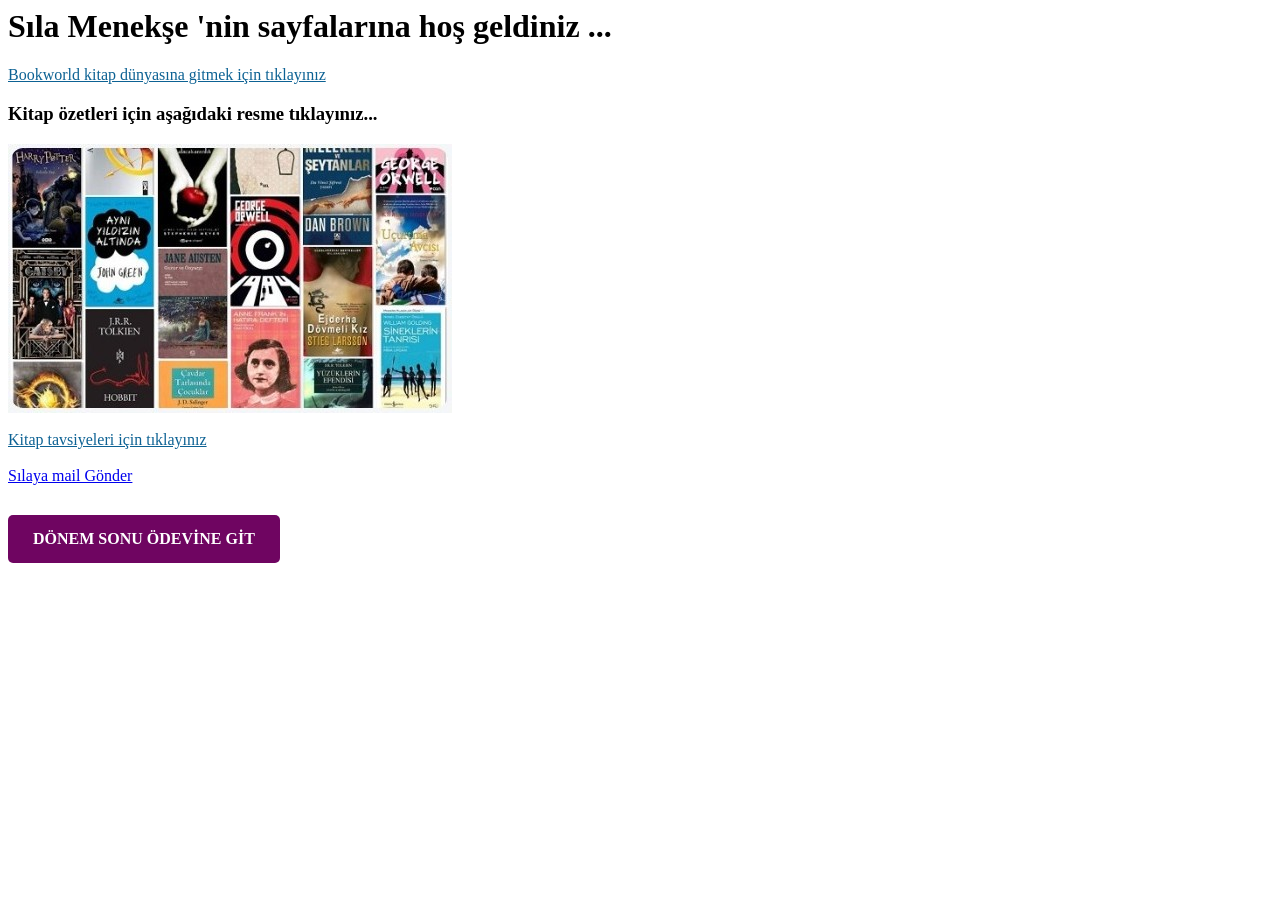
<file: index.html>
<html> 
<head>
    <meta charset="UTF-8">
    <title>Sıla Menekşe </title>
</head>
<body>
    
    
    <h1>
        Sıla Menekşe 'nin sayfalarına hoş geldiniz ...
    </h1> 
    
    <a href="https://silamenekse11-stack.github.io/bookworld/index.html#" target="_blank" style="color: hwb(202 5% 42%);" > Bookworld kitap dünyasına gitmek için tıklayınız </a>

    <h3> Kitap özetleri için aşağıdaki resme tıklayınız...</h3>

    <img src="resimler/kitap.jpg" usemap="#bolge" >

    <map name="bolge">
        <area shape="rect" coords="221,52,291,163" alt="Tavsiye sayfası" title="TAVSİYE SAYFASINA GİDİYOR" href="tavisye_kitaplar/tavsiye_oneri.html">
        <area shape="default" href="kitap_ozeti.html">
    </map>

    <br><br>

    <a href="tavisye_kitaplar/tavsiye_oneri.html" style="color: hwb(202 5% 42%);">Kitap tavsiyeleri için tıklayınız</a> <br><br>
    <a href="mailto:silamenekse11@gmail.com " > Sılaya mail Gönder</a> <br>
    <div style="margin-top: 30px;"> 
        <a href="web_tasarimi_odevi/index.html" 
           style="padding: 15px 25px; background-color: #6f0561; color: white; text-decoration: none; font-weight: bold; border-radius: 5px; display: inline-block;">
            DÖNEM SONU ÖDEVİNE GİT
        </a>
    </div>

</body>
</html>
</file>
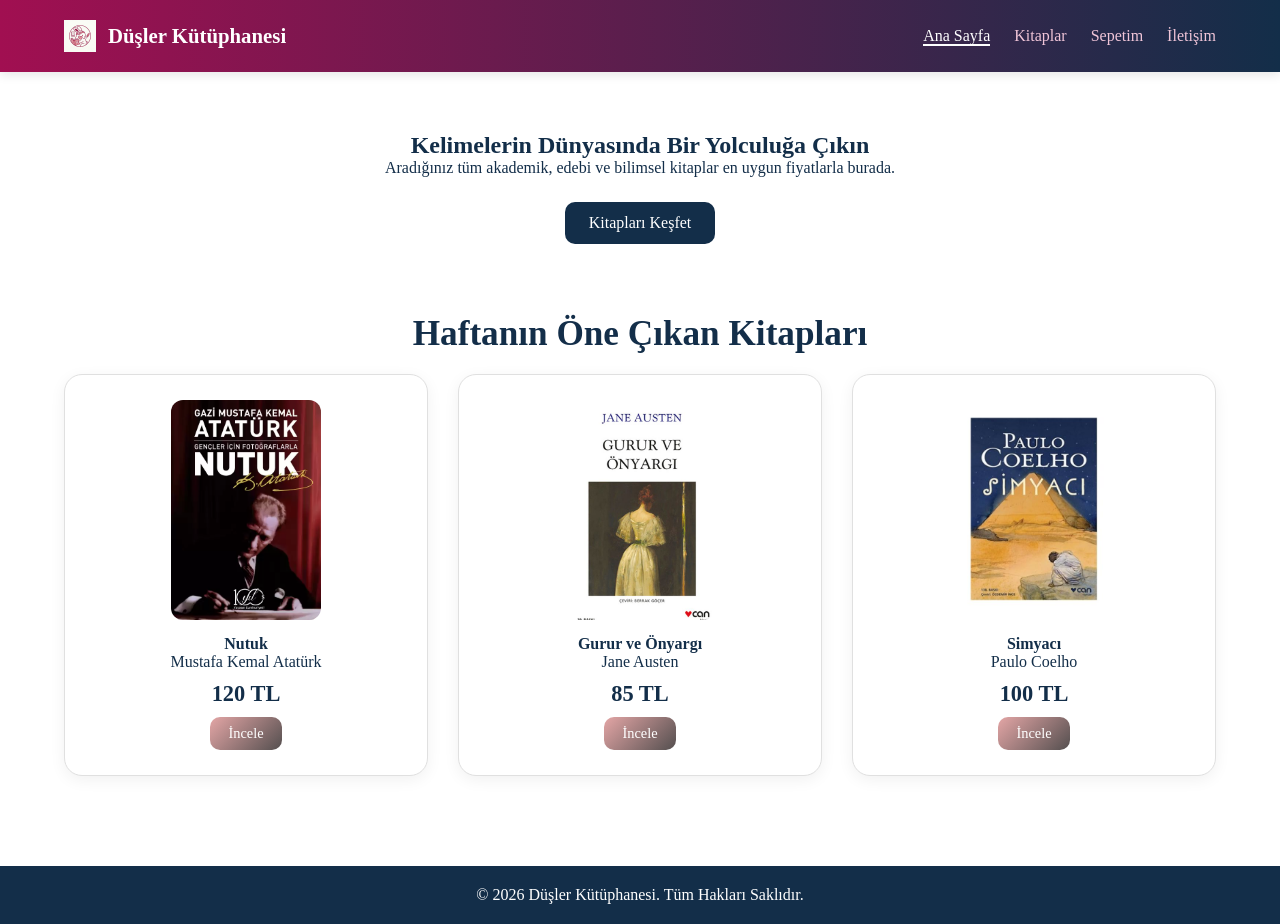
<file: web_tasarimi_odevi/index.html>
<!DOCTYPE html>
<html lang="tr">
<head>
    <meta charset="UTF-8">
    <meta name="viewport" content="width=device-width, initial-scale=1.0">
    <title>Düşler Kütüphanesi</title>
    <link rel="icon" type="image/x-icon" href="img/favicon.ico">
    <link rel="stylesheet" href="styles/style.css">
</head>
<body>
    
    <header>
        <div class="logo">
            <img src="img/favicon.ico" alt="Logo İkonu" class="logo-img">
            <span class="logo-text">Düşler Kütüphanesi</span>
        </div>
        <nav>
            <a href="index.html" class="active">Ana Sayfa</a>
            <a href="pages/urunler.html">Kitaplar</a>
            <a href="pages/sepet.html">Sepetim</a>
            <a href="pages/iletisim.html">İletişim</a>
        </nav>
    </header>

    <main>
        <section class="karsilama">
            <h1>Kelimelerin Dünyasında Bir Yolculuğa Çıkın</h1>
            <p>Aradığınız tüm akademik, edebi ve bilimsel kitaplar en uygun fiyatlarla burada.</p>
            <a href="pages/urunler.html" class="btn">Kitapları Keşfet</a>
        </section>

        <section class="onecikanlar">
            <h3>Haftanın Öne Çıkan Kitapları</h3>
            
            <div class="kitap-kutusu">
                
                <div class="kart">
                    <img src="img/nutuk.jpg" alt="Kitap Kapağı">
                    <h4>Nutuk</h4>
                    <p class="yazar">Mustafa Kemal Atatürk</p>
                    <span class="fiyat">120 TL</span>
                    <a href="pages/detay.html#nutuk" class="btn-sm">İncele</a>
                </div>
                
                <div class="kart">
                    <img src="img/önyargi.jpg" alt="Kitap Kapağı">
                    <h4>Gurur ve Önyargı</h4>
                    <p class="yazar">Jane Austen</p>
                    <span class="fiyat">85 TL</span>
                    <a href="pages/detay.html#gurur" class="btn-sm">İncele</a>
                </div>
                
                <div class="kart">
                    <img src="img/simyaci.jpg" alt="Kitap Kapağı">
                    <h4>Simyacı</h4>
                    <p class="yazar">Paulo Coelho</p>
                    <span class="fiyat">100 TL</span>
                    <a href="pages/detay.html#simyaci" class="btn-sm">İncele</a>
                </div>

            </div>
        </section>
        
    </main>

    <footer>
        <p>&copy; 2026 Düşler Kütüphanesi. Tüm Hakları Saklıdır.</p>
    </footer>

</body>
</html>
</file>
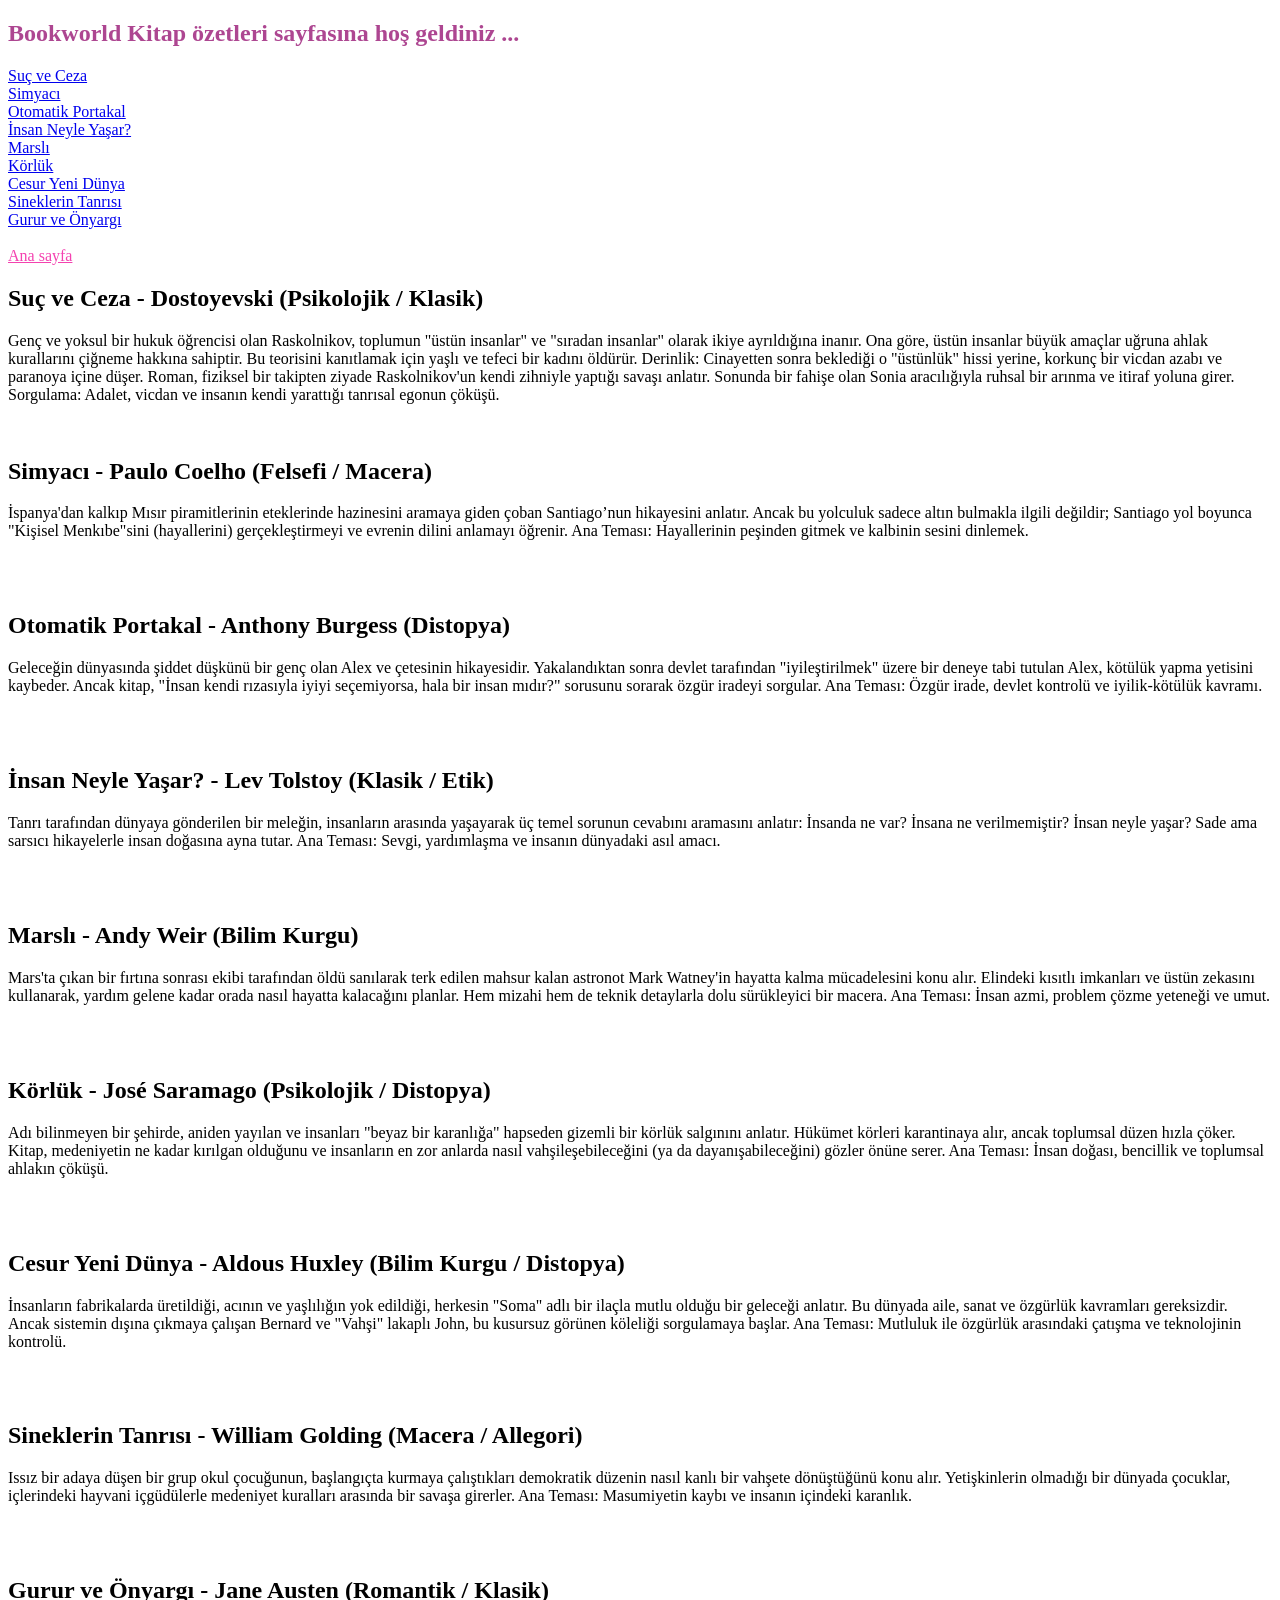
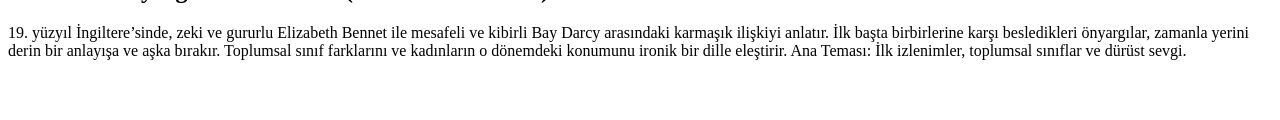
<file: kitap_ozeti.html>
<!DOCTYPE html>
<html lang="en">
<head>
    <meta charset="UTF-8">
    <meta name="viewport" content="width=device-width, initial-scale=1.0">
    <title> Kitap özetleri</title>
</head>
<body>
     <h2 style="color: rgba(158, 35, 125, 0.845);" > Bookworld Kitap özetleri sayfasına hoş geldiniz ...</h2>
<a href="#b9">Suç ve Ceza</a><br>
<a href="#b1" > Simyacı </a> <br>
<a href="#b2" > Otomatik Portakal  </a> <br>
<a href="#b3" > İnsan Neyle Yaşar? </a><br>
<a href="#b4"> Marslı </a><br>
<a href="#b5"> Körlük</a><br>
<a href="#b6"> Cesur Yeni Dünya</a><br>
<a href="#b7"> Sineklerin Tanrısı</a><br>
<a href="#b8"> Gurur ve Önyargı</a><br> <br>

<a href="index.html" target="_blank"  style="color: rgba(242, 36, 163, 0.864);"> Ana sayfa</a>





<h2 id="b9">Suç ve Ceza - Dostoyevski (Psikolojik / Klasik)</h2>
<p> Genç ve yoksul bir hukuk öğrencisi olan Raskolnikov, toplumun "üstün insanlar" ve "sıradan insanlar" olarak ikiye ayrıldığına inanır. Ona göre, üstün insanlar büyük amaçlar uğruna ahlak kurallarını çiğneme hakkına sahiptir. Bu teorisini kanıtlamak için yaşlı ve tefeci bir kadını öldürür.

Derinlik: Cinayetten sonra beklediği o "üstünlük" hissi yerine, korkunç bir vicdan azabı ve paranoya içine düşer. Roman, fiziksel bir takipten ziyade Raskolnikov'un kendi zihniyle yaptığı savaşı anlatır. Sonunda bir fahişe olan Sonia aracılığıyla ruhsal bir arınma ve itiraf yoluna girer.

Sorgulama: Adalet, vicdan ve insanın kendi yarattığı tanrısal egonun çöküşü. </p> <br>

<h2 id="b1" > Simyacı - Paulo Coelho (Felsefi / Macera) </h2>
<p> İspanya'dan kalkıp Mısır piramitlerinin eteklerinde hazinesini aramaya giden çoban Santiago’nun hikayesini anlatır.
    Ancak bu yolculuk sadece altın bulmakla ilgili değildir; Santiago yol boyunca "Kişisel Menkıbe"sini (hayallerini) gerçekleştirmeyi ve evrenin dilini anlamayı öğrenir.
    Ana Teması: Hayallerinin peşinden gitmek ve kalbinin sesini dinlemek.</p> <br>
<br>

<h2 id="b2"> Otomatik Portakal - Anthony Burgess (Distopya) </h2>
<p> Geleceğin dünyasında şiddet düşkünü bir genç olan Alex ve çetesinin hikayesidir. Yakalandıktan sonra devlet tarafından "iyileştirilmek" üzere bir deneye tabi tutulan Alex, kötülük yapma yetisini kaybeder. Ancak kitap, "İnsan kendi rızasıyla iyiyi seçemiyorsa, hala bir insan mıdır?" sorusunu sorarak özgür iradeyi sorgular.

Ana Teması: Özgür irade, devlet kontrolü ve iyilik-kötülük kavramı.</p> <br>
<br>

<h2 id="b3 "> İnsan Neyle Yaşar? - Lev Tolstoy (Klasik / Etik) </h2>
<p> Tanrı tarafından dünyaya gönderilen bir meleğin, insanların arasında yaşayarak üç temel sorunun cevabını aramasını anlatır: İnsanda ne var? İnsana ne verilmemiştir? İnsan neyle yaşar? Sade ama sarsıcı hikayelerle insan doğasına ayna tutar.

Ana Teması: Sevgi, yardımlaşma ve insanın dünyadaki asıl amacı.</p> <br>
<br>

<h2 id="b4">Marslı - Andy Weir (Bilim Kurgu) </h2>
<p> Mars'ta çıkan bir fırtına sonrası ekibi tarafından öldü sanılarak terk edilen mahsur kalan astronot Mark Watney'in hayatta kalma mücadelesini konu alır. Elindeki kısıtlı imkanları ve üstün zekasını kullanarak, yardım gelene kadar orada nasıl hayatta kalacağını planlar. Hem mizahi hem de teknik detaylarla dolu sürükleyici bir macera.

Ana Teması: İnsan azmi, problem çözme yeteneği ve umut.</p> <br> <br>

<h2 id="b5">Körlük - José Saramago (Psikolojik / Distopya)</h2>
<p> Adı bilinmeyen bir şehirde, aniden yayılan ve insanları "beyaz bir karanlığa" hapseden gizemli bir körlük salgınını anlatır. Hükümet körleri karantinaya alır, ancak toplumsal düzen hızla çöker. Kitap, medeniyetin ne kadar kırılgan olduğunu ve insanların en zor anlarda nasıl vahşileşebileceğini (ya da dayanışabileceğini) gözler önüne serer.

Ana Teması: İnsan doğası, bencillik ve toplumsal ahlakın çöküşü. </p> <br> <br>

<h2 id="b6">Cesur Yeni Dünya - Aldous Huxley (Bilim Kurgu / Distopya)</h2>
<p>İnsanların fabrikalarda üretildiği, acının ve yaşlılığın yok edildiği, herkesin "Soma" adlı bir ilaçla mutlu olduğu bir geleceği anlatır. Bu dünyada aile, sanat ve özgürlük kavramları gereksizdir. Ancak sistemin dışına çıkmaya çalışan Bernard ve "Vahşi" lakaplı John, bu kusursuz görünen köleliği sorgulamaya başlar.

Ana Teması: Mutluluk ile özgürlük arasındaki çatışma ve teknolojinin kontrolü.</p> <br> <br>
<h2 id="b7">Sineklerin Tanrısı - William Golding (Macera / Allegori)</h2>
<p> Issız bir adaya düşen bir grup okul çocuğunun, başlangıçta kurmaya çalıştıkları demokratik düzenin nasıl kanlı bir vahşete dönüştüğünü konu alır. Yetişkinlerin olmadığı bir dünyada çocuklar, içlerindeki hayvani içgüdülerle medeniyet kuralları arasında bir savaşa girerler.

Ana Teması: Masumiyetin kaybı ve insanın içindeki karanlık.</p> <br><br>
<h2 id="b8">Gurur ve Önyargı - Jane Austen (Romantik / Klasik)</h2>
<p>19. yüzyıl İngiltere’sinde, zeki ve gururlu Elizabeth Bennet ile mesafeli ve kibirli Bay Darcy arasındaki karmaşık ilişkiyi anlatır. İlk başta birbirlerine karşı besledikleri önyargılar, zamanla yerini derin bir anlayışa ve aşka bırakır. Toplumsal sınıf farklarını ve kadınların o dönemdeki konumunu ironik bir dille eleştirir.

Ana Teması: İlk izlenimler, toplumsal sınıflar ve dürüst sevgi.</p> <br> <br>






    






</body>
</html>
</file>
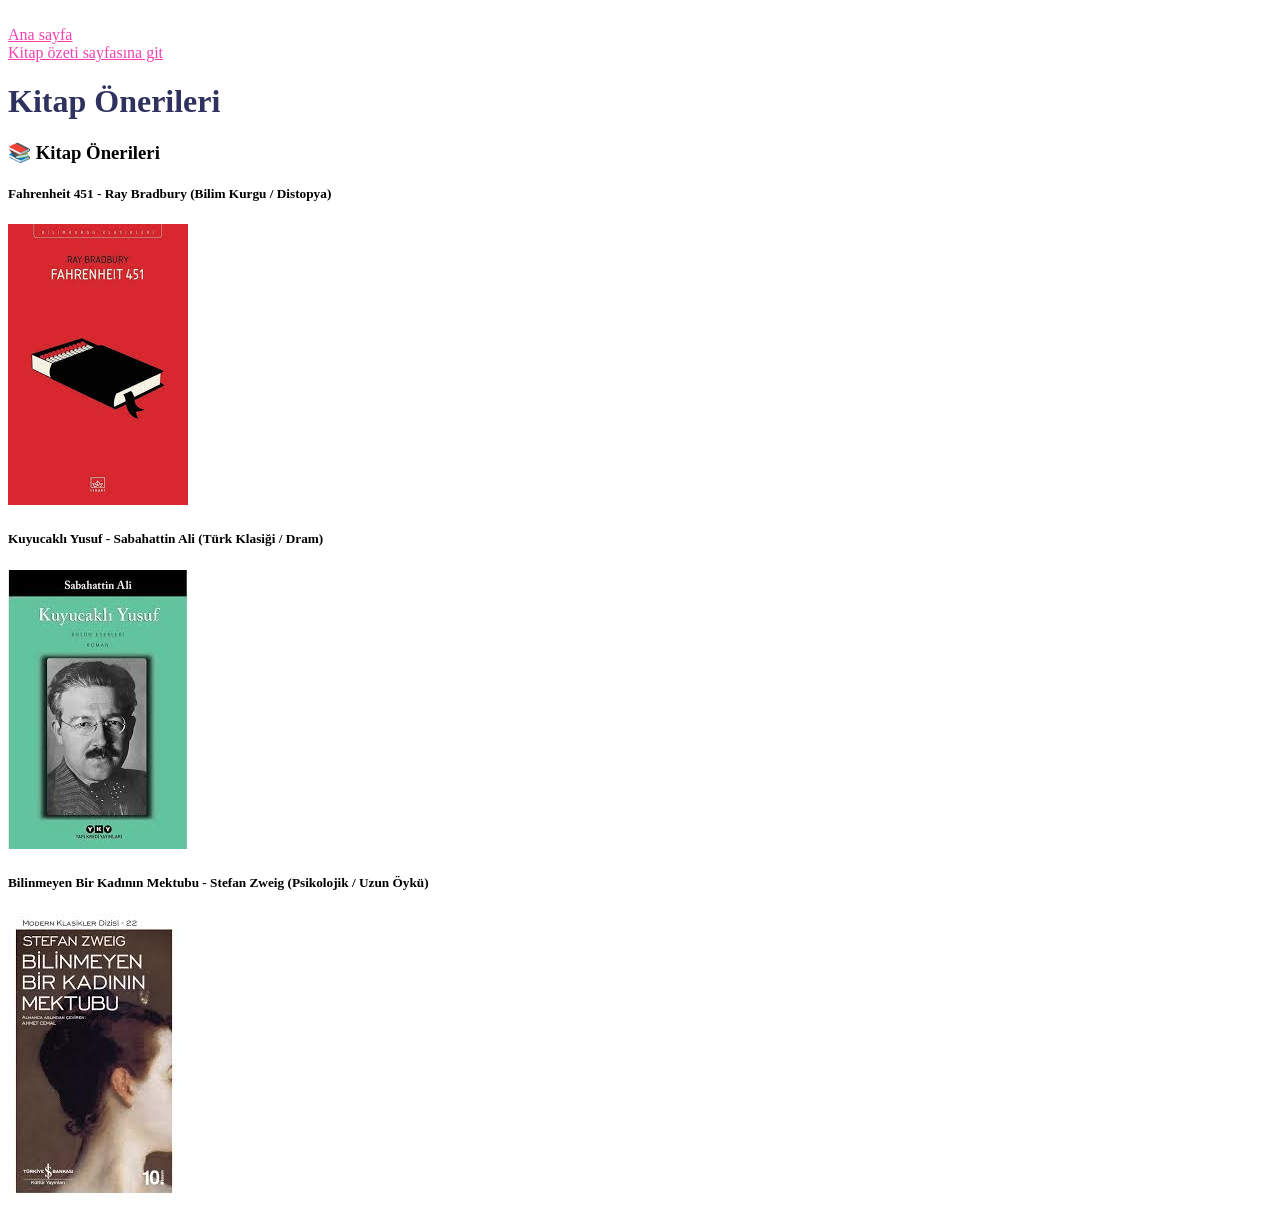
<file: tavisye_kitaplar/tavsiye_oneri.html>
<!DOCTYPE html>
<html lang="en">
<head>
    <meta charset="UTF-8">
    <meta name="viewport" content="width=device-width, initial-scale=1.0">
    <title> Kitap Önerisi</title>
</head>
<br>
<a href="../index.html" target="_blank" style="color: rgba(242, 36, 163, 0.864);"> Ana sayfa</a> <br>
<a href="../kitap_ozeti.html" target="_blank" style="color: rgba(242, 36, 163, 0.864);"> Kitap özeti sayfasına git </a>

<h1 style="color: hsla(237, 85%, 13%, 0.83);">Kitap  Önerileri  </h1>
<h3>📚 Kitap Önerileri</h3>
<h5>Fahrenheit 451 - Ray Bradbury (Bilim Kurgu / Distopya)</h5>
<img src="../resimler/fahrenheit.jpg" >

<h5>Kuyucaklı Yusuf - Sabahattin Ali (Türk Klasiği / Dram)</h5>
<img src="../resimler/kuyucaklı.jpg">

<h5>Bilinmeyen Bir Kadının Mektubu - Stefan Zweig (Psikolojik / Uzun Öykü)</h5>
<img src="../resimler/stefan.jpg" >





<body>
    
</body>
</html>
</file>
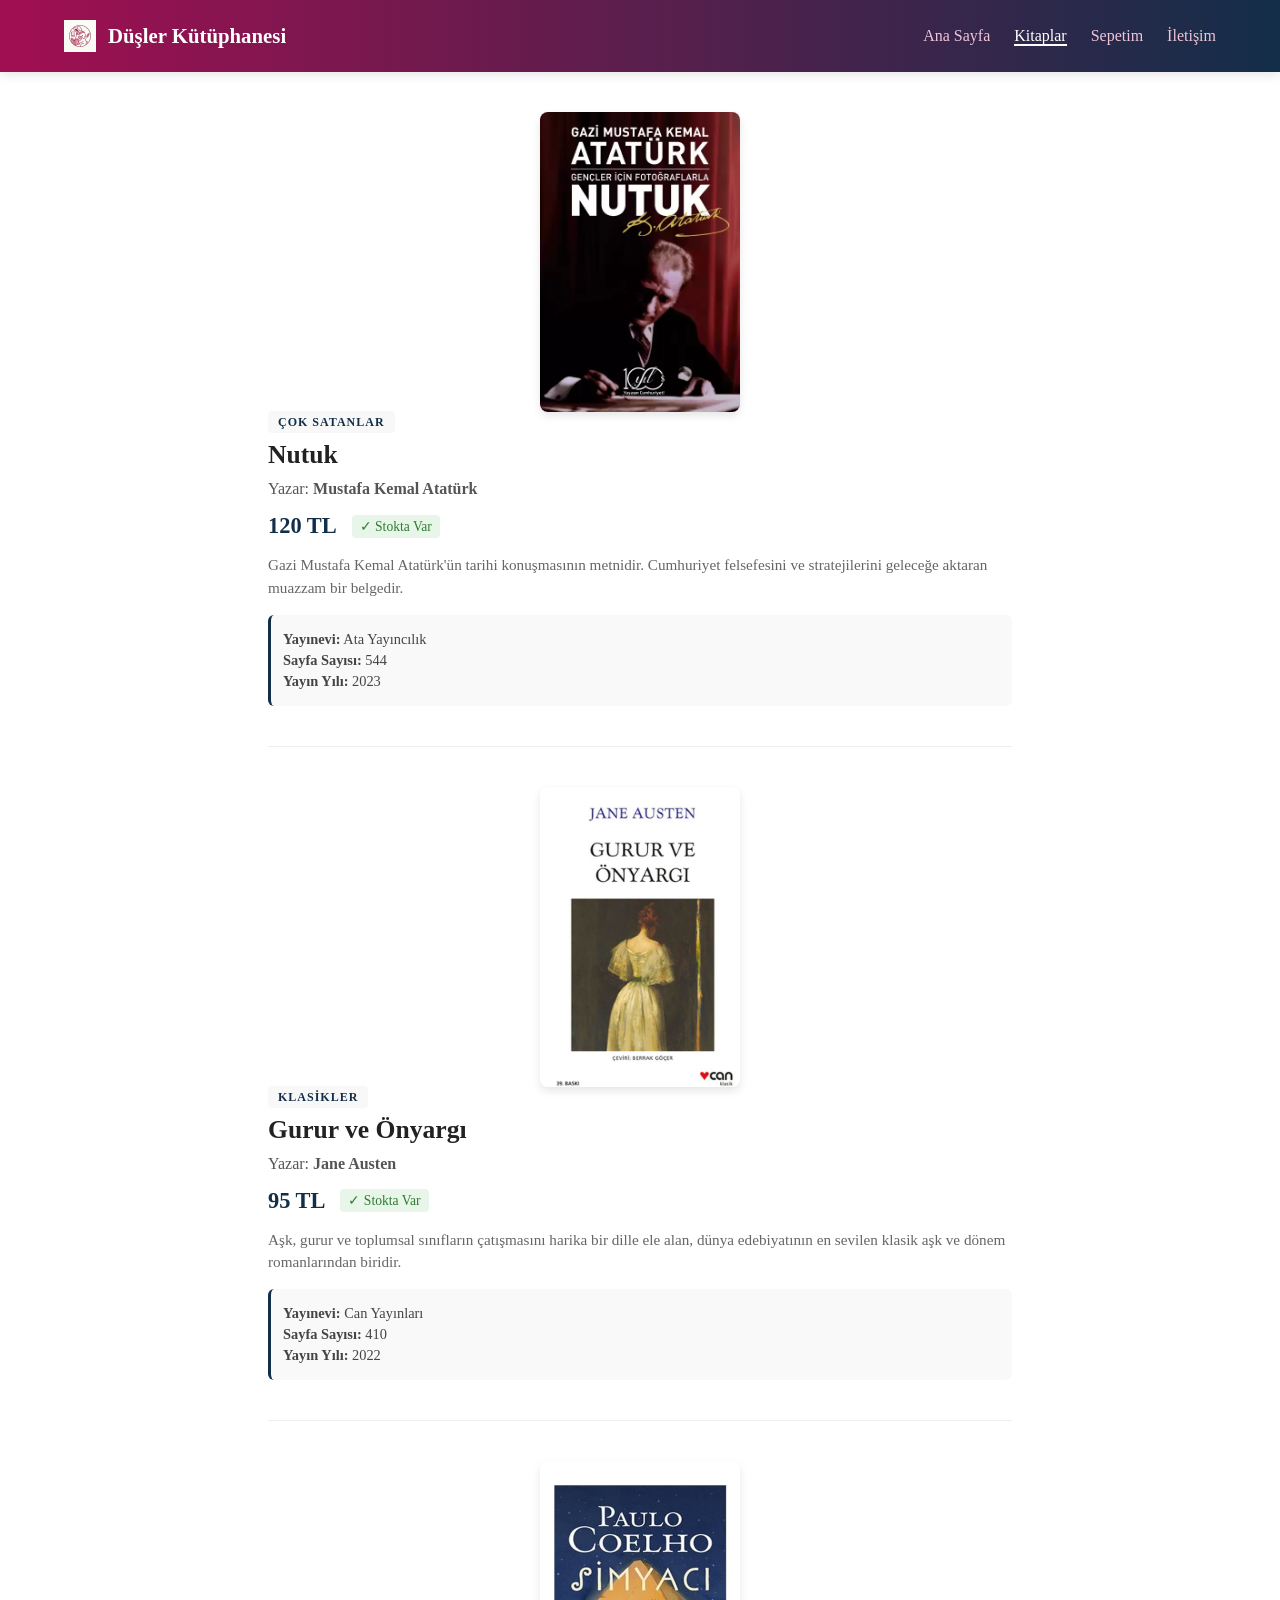
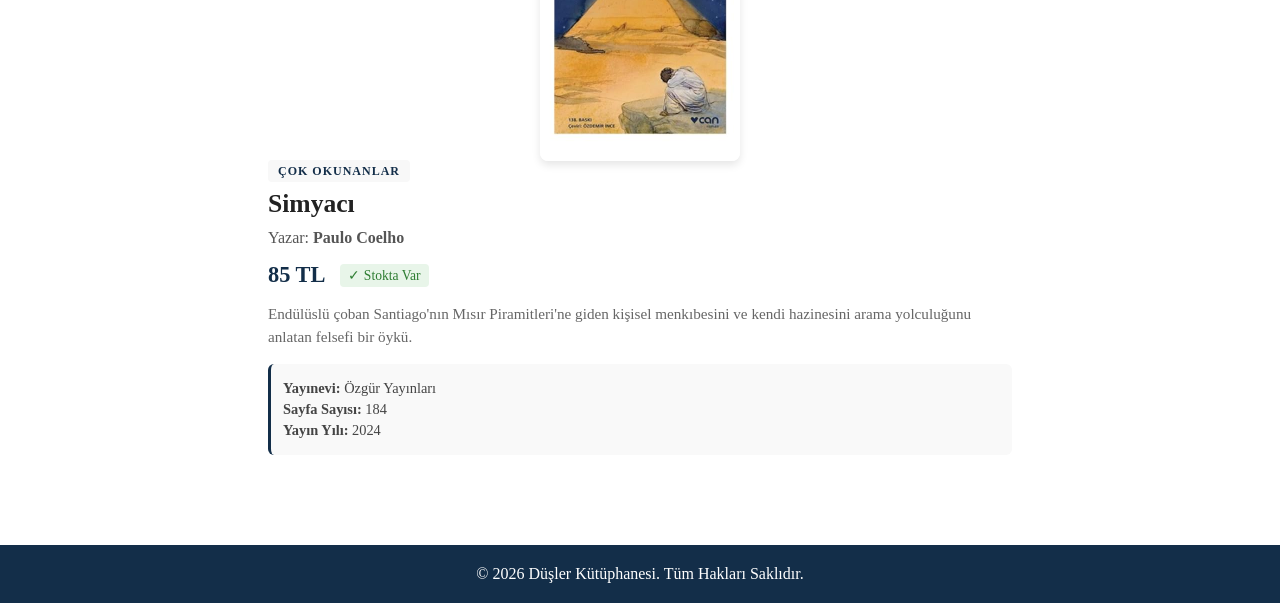
<file: web_tasarimi_odevi/pages/detay.html>
<!DOCTYPE html>
<html lang="tr">
<head>
    <meta charset="UTF-8">
    <meta name="viewport" content="width=device-width, initial-scale=1.0">
    <title>Kitap Detayları | Düşler Kütüphanesi</title>
    <link rel="icon" type="image/png" href="../img/favicon.ico">
    <link rel="stylesheet" href="../styles/style.css">
</head>
<body>

    <header>
        <div class="logo">
            <img src="../img/favicon.ico" alt="Logo" class="logo-img">
            <span class="logo-text">Düşler Kütüphanesi</span>
        </div>
        <nav>
            <a href="../index.html">Ana Sayfa</a>
            <a href="urunler.html" class="active"">Kitaplar</a>
            <a href="sepet.html">Sepetim</a>
            <a href="iletisim.html">İletişim</a>
        </nav>
    </header>

    <main>
        <div class="detay-kapsayici">
            
            <section class="kitap-blok" id="nutuk">
                <div class="kitap-ana-alan">
                    <div class="kitap-resim-alani">
                        <img src="../img/nutuk.jpg" alt="Nutuk">
                    </div>
                    <div class="kitap-bilgi-alani">
                        <span class="etiket">Çok Satanlar</span>
                        <h2>Nutuk</h2>
                        <p class="kitap-yazar">Yazar: <strong>Mustafa Kemal Atatürk</strong></p>
                        
                        <div class="fiyat-durum">
                            <span class="kitap-fiyat">120 TL</span>
                            <span class="stok-durum">✓ Stokta Var</span>
                        </div>

                        <p class="kisa-aciklama">
                            Gazi Mustafa Kemal Atatürk'ün tarihi konuşmasının metnidir. Cumhuriyet felsefesini ve stratejilerini geleceğe aktaran muazzam bir belgedir.
                        </p>

                        <div class="teknik-ozellikler">
                            <p><strong>Yayınevi:</strong> Ata Yayıncılık</p>
                            <p><strong>Sayfa Sayısı:</strong> 544</p>
                            <p><strong>Yayın Yılı:</strong> 2023</p>
                        </div>
                    </div>
                </div>
            </section>

            <hr class="detay-ayrac">

            <section class="kitap-blok" id="gurur">
                <div class="kitap-ana-alan">
                    <div class="kitap-resim-alani">
                        <img src="../img/önyargi.jpg" alt="Gurur ve Önyargı">
                    </div>
                    <div class="kitap-bilgi-alani">
                        <span class="etiket">Klasikler</span>
                        <h2>Gurur ve Önyargı</h2>
                        <p class="kitap-yazar">Yazar: <strong>Jane Austen</strong></p>
                        
                        <div class="fiyat-durum">
                            <span class="kitap-fiyat">95 TL</span>
                            <span class="stok-durum">✓ Stokta Var</span>
                        </div>

                        <p class="kisa-aciklama">
                            Aşk, gurur ve toplumsal sınıfların çatışmasını harika bir dille ele alan, dünya edebiyatının en sevilen klasik aşk ve dönem romanlarından biridir.
                        </p>

                        <div class="teknik-ozellikler">
                            <p><strong>Yayınevi:</strong> Can Yayınları</p>
                            <p><strong>Sayfa Sayısı:</strong> 410</p>
                            <p><strong>Yayın Yılı:</strong> 2022</p>
                        </div>
                    </div>
                </div>
            </section>

            <hr class="detay-ayrac">

            <section class="kitap-blok" id="simyaci">
                <div class="kitap-ana-alan">
                    <div class="kitap-resim-alani">
                        <img src="../img/simyaci.jpg" alt="Simyaci">
                    </div>
                    <div class="kitap-bilgi-alani">
                        <span class="etiket">Çok Okunanlar</span>
                        <h2>Simyacı</h2>
                        <p class="kitap-yazar">Yazar: <strong>Paulo Coelho</strong></p>
                        
                        <div class="fiyat-durum">
                            <span class="kitap-fiyat">85 TL</span>
                            <span class="stok-durum">✓ Stokta Var</span>
                        </div>

                        <p class="kisa-aciklama">
                            Endülüslü çoban Santiago'nın Mısır Piramitleri'ne giden kişisel menkıbesini ve kendi hazinesini arama yolculuğunu anlatan felsefi bir öykü.
                        </p>

                        <div class="teknik-ozellikler">
                            <p><strong>Yayınevi:</strong> Özgür Yayınları</p>
                            <p><strong>Sayfa Sayısı:</strong> 184</p>
                            <p><strong>Yayın Yılı:</strong> 2024</p>
                        </div>
                    </div>
                </div>
            </section>

        </div>
    </main>

    <footer>
        <p>&copy; 2026 Düşler Kütüphanesi. Tüm Hakları Saklıdır.</p>
    </footer>

</body>
</html>
</file>
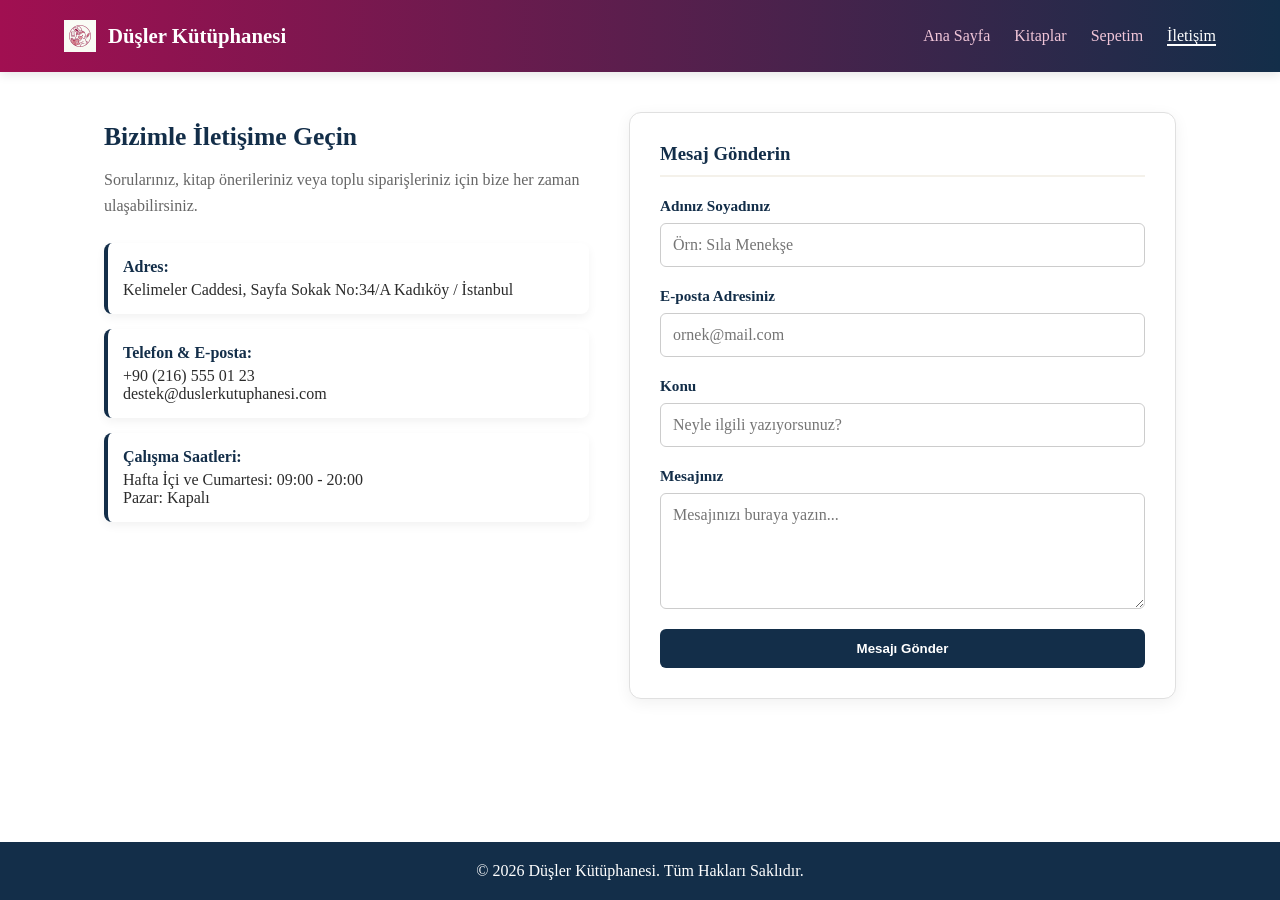
<file: web_tasarimi_odevi/pages/iletisim.html>
<!DOCTYPE html>
<html lang="tr">
<head>
    <meta charset="UTF-8">
    <meta name="viewport" content="width=device-width, initial-scale=1.0">
    <title>İletişim | Düşler Kütüphanesi</title>
    <link rel="icon" type="image/png" href="../img/favicon.ico">
    <link rel="stylesheet" href="../styles/style.css">
</head>
<body>

    <header>
        <div class="logo">
            <img src="../img/favicon.ico" alt="Logo" class="logo-img">
            <span class="logo-text">Düşler Kütüphanesi</span>
        </div>
        <nav>
            <a href="../index.html">Ana Sayfa</a>
            <a href="urunler.html">Kitaplar</a>
            <a href="sepet.html">Sepetim</a>
            <a href="iletisim.html" class="active">İletişim</a>
        </nav>
    </header>

    <main>
        <div class="iletisim-kapsayici">
            
            <section class="iletisim-bilgi">
                <h2>Bizimle İletişime Geçin</h2>
                <p class="iletisim-aciklama">Sorularınız, kitap önerileriniz veya toplu siparişleriniz için bize her zaman ulaşabilirsiniz.</p>
                
                <div class="bilgi-listesi">
                    <div class="bilgi-kart">
                        <strong>Adres:</strong>
                        <p>Kelimeler Caddesi, Sayfa Sokak No:34/A Kadıköy / İstanbul</p>
                    </div>
                    <div class="bilgi-kart">
                        <strong>Telefon & E-posta:</strong>
                        <p>+90 (216) 555 01 23</p>
                        <p>destek@duslerkutuphanesi.com</p>
                    </div>
                    <div class="bilgi-kart">
                        <strong>Çalışma Saatleri:</strong>
                        <p>Hafta İçi ve Cumartesi: 09:00 - 20:00</p>
                        <p>Pazar: Kapalı</p>
                    </div>
                </div>
            </section>

            <section class="iletisim-form-alani">
                <h3>Mesaj Gönderin</h3>
                
                <form class="iletisim-formu" id="mesajFormu">
                    
                    <div class="form-grup">
                        <label for="ad-soyad">Adınız Soyadınız</label>
                        <input type="text" id="ad-soyad" placeholder="Örn: Sıla Menekşe" required>
                    </div>
                    
                    <div class="form-grup">
                        <label for="eposta">E-posta Adresiniz</label>
                        <input type="email" id="eposta" placeholder="ornek@mail.com" required>
                    </div>

                    <div class="form-grup">
                        <label for="konu">Konu</label>
                        <input type="text" id="konu" placeholder="Neyle ilgili yazıyorsunuz?" required>
                    </div>
                    
                    <div class="form-grup">
                        <label for="mesaj">Mesajınız</label>
                        <textarea id="mesaj" rows="5" placeholder="Mesajınızı buraya yazın..." required></textarea>
                    </div>
                    
                    <button type="submit" class="btn-gonder" onclick="if(document.getElementById('mesajFormu').checkValidity()) { event.preventDefault(); alert('Mesajınız başarıyla gönderildi!'); document.getElementById('mesajFormu').reset(); }">Mesajı Gönder</button>
                </form>
            </section>

        </div>
    </main>

    <footer>
        <p>&copy; 2026 Düşler Kütüphanesi. Tüm Hakları Saklıdır.</p>
    </footer>

</body>
</html>
</file>
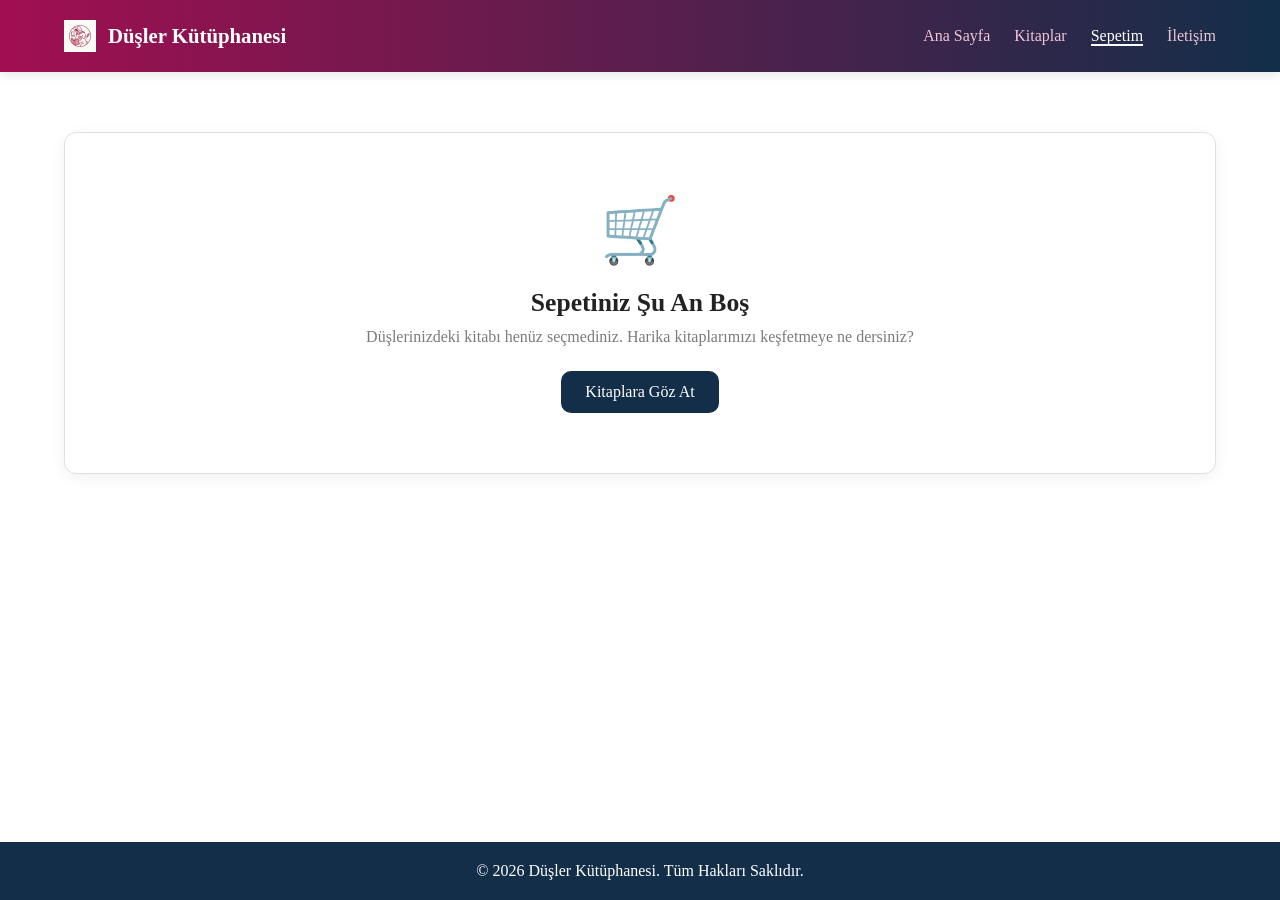
<file: web_tasarimi_odevi/pages/sepet.html>
<!DOCTYPE html>
<html lang="tr">
<head>
    <meta charset="UTF-8">
    <meta name="viewport" content="width=device-width, initial-scale=1.0">
    <title>Sepetim | Düşler Kütüphanesi</title>
    <link rel="icon" type="image/png" href="../img/favicon.ico">
    <link rel="stylesheet" href="../styles/style.css">
</head>
<body>

    <header>
        <div class="logo">
            <img src="../img/favicon.ico" alt="Logo" class="logo-img">
            <span class="logo-text">Düşler Kütüphanesi</span>
        </div>
        <nav>
            <a href="../index.html">Ana Sayfa</a>
            <a href="urunler.html">Kitaplar</a>
            <a href="sepet.html" class="active">Sepetim</a>
            <a href="iletisim.html">İletişim</a>
        </nav>
    </header>

    <main>
        <div class="sepet-kapsayici">
            
            <section class="sepet-urunleri">
                <h2>Sepetim</h2>

                </section>

            <aside class="sepet-ozet">
                <h3>Sipariş Özeti</h3>
                
                <div class="ozet-satir">
                    <span>Ürünün Toplamı</span>
                    <span id="urun-toplam-fiyat">0 TL</span>
                </div>
                <div class="ozet-satir">
                    <span>Kargo Ücreti</span>
                    <span>29.99 TL</span>
                </div>
                <div class="ozet-satir indirim">
                    <span>Kargo Bedava (Kampanya)</span>
                    <span>-29.99 TL</span>
                </div>
                
                <hr class="ozet-cizgi">
                
                <div class="ozet-satir genel-toplam">
                    <span>Genel Toplam</span>
                    <span id="genel-toplam-fiyat">0 TL</span>
                </div>
                
                <a href="#" class="btn btn-tamamla" onclick="alert('Siparişiniz başarıyla tamamlandı!'); localStorage.removeItem('sepetim'); window.location.reload();">Alışverişi Tamamla</a>
            </aside>

        </div>
    </main>

    <footer>
        <p>&copy; 2026 Düşler Kütüphanesi. Tüm Hakları Saklıdır.</p>
    </footer>

    <script src="../scripts/myscript.js"></script>
</body>
</html>
</file>
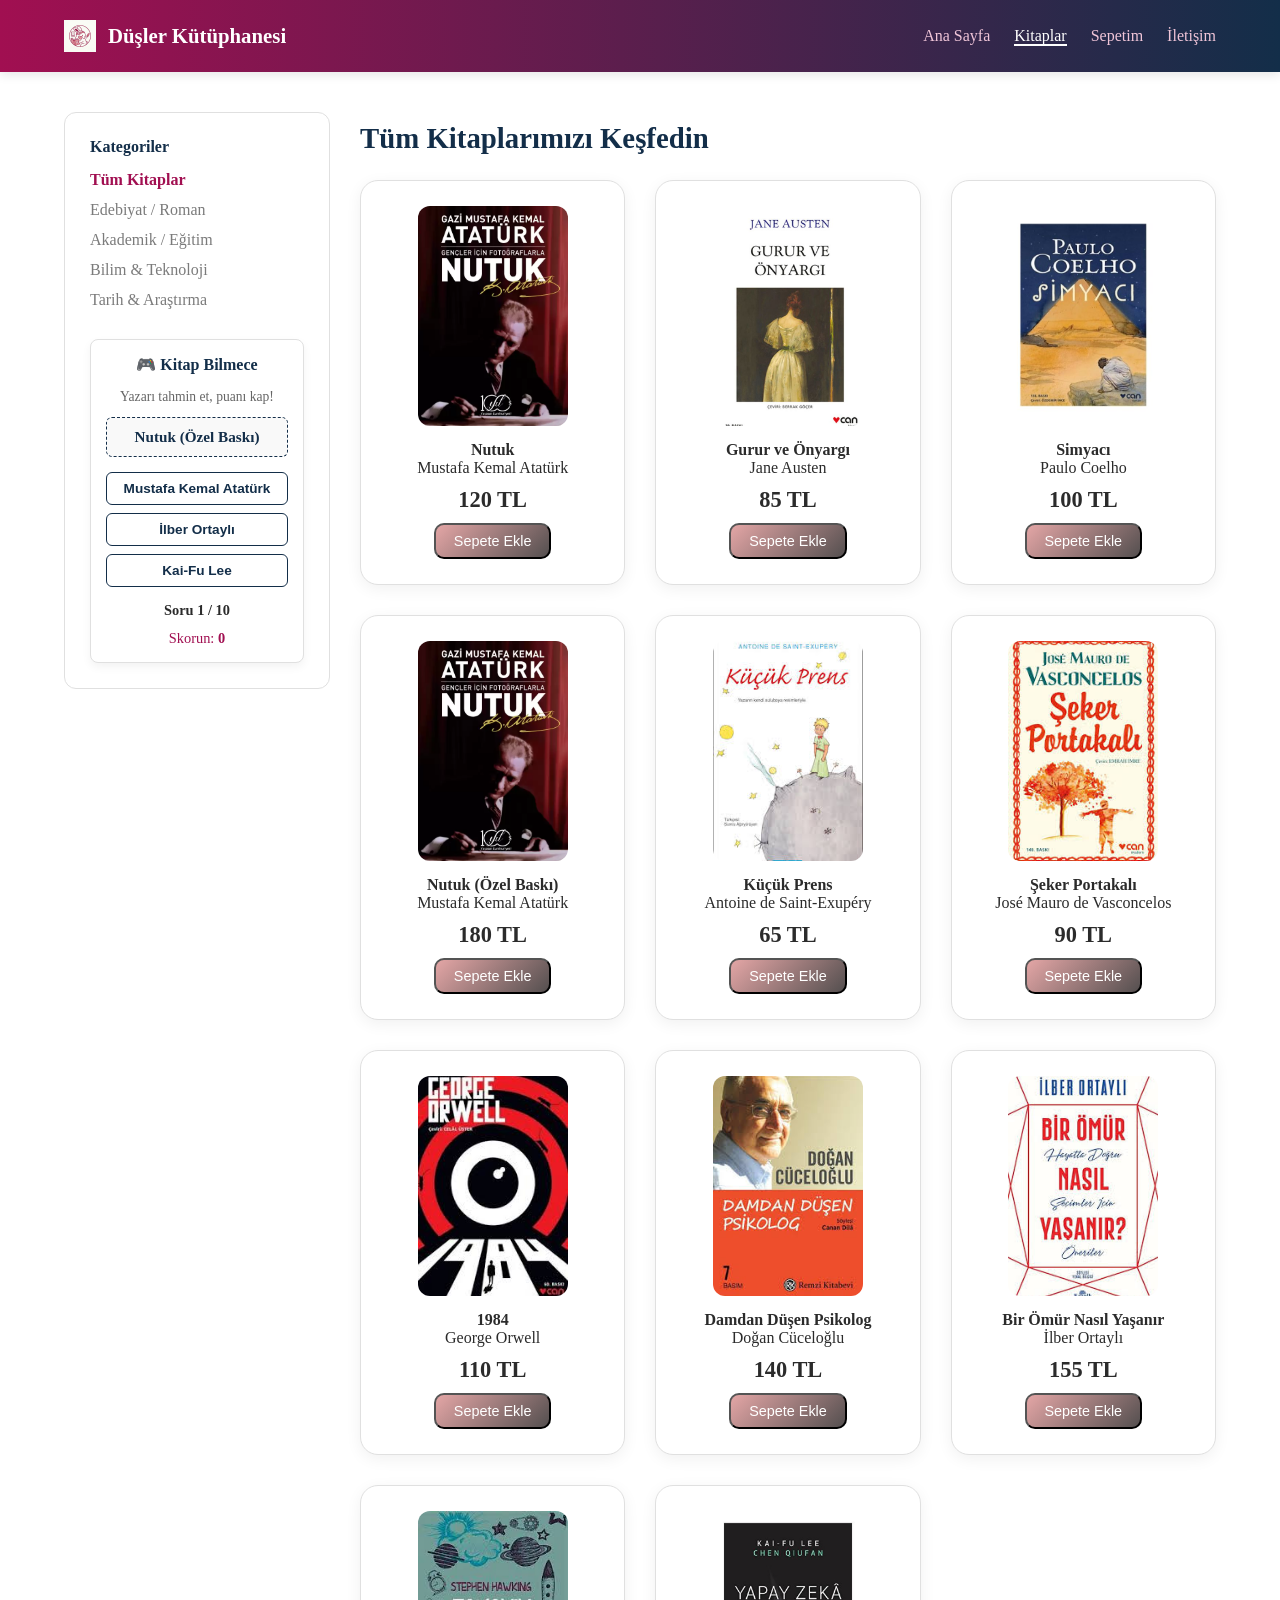
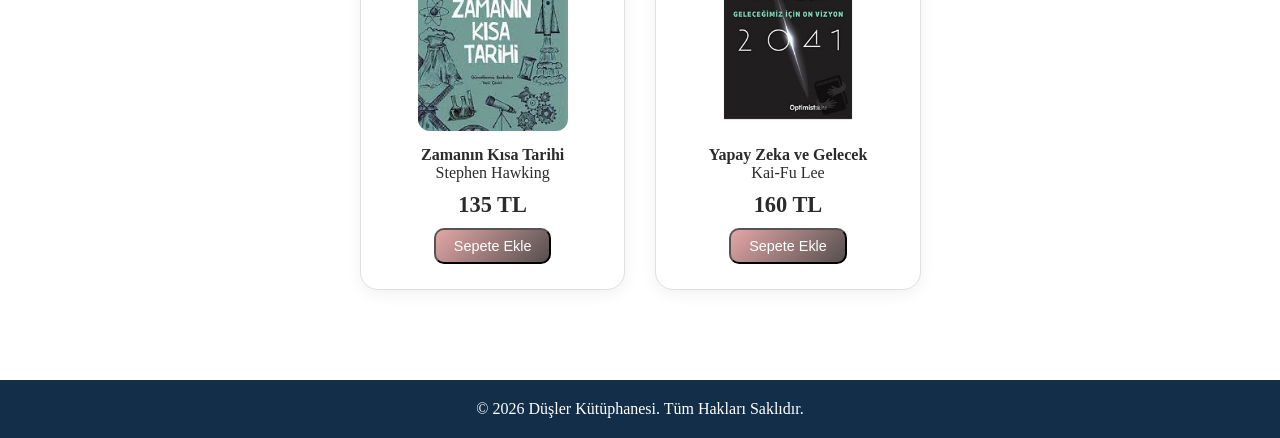
<file: web_tasarimi_odevi/pages/urunler.html>
<!DOCTYPE html>
<html lang="tr">
<head>
    <meta charset="UTF-8">
    <meta name="viewport" content="width=device-width, initial-scale=1.0">
    <title>Tüm Kitaplar | Düşler Kütüphanesi</title>
    <link rel="icon" type="image/png" href="../img/favicon.ico">
    <link rel="stylesheet" href="../styles/style.css">
</head>
<body>

    <header>
        <div class="logo">
            <img src="../img/favicon.ico" alt="Logo" class="logo-img">
            <span class="logo-text">Düşler Kütüphanesi</span>
        </div>
        <nav>
            <a href="../index.html">Ana Sayfa</a>
            <a href="urunler.html" class="active">Kitaplar</a>
            <a href="sepet.html">Sepetim</a>
            <a href="iletisim.html">İletişim</a>
        </nav>
    </header>

    <main>
        <div class="shop-container">
            
            <aside class="sidebar">
                <h4>Kategoriler</h4>
                <ul class="cat-list">
                    <li><a href="#" class="active-cat" onclick="filtrele('hepsi')">Tüm Kitaplar</a></li>
                    <li><a href="#" onclick="filtrele('roman')">Edebiyat / Roman</a></li>
                    <li><a href="#" onclick="filtrele('akademik')">Akademik / Eğitim</a></li>
                    <li><a href="#" onclick="filtrele('bilim')">Bilim & Teknoloji</a></li>
                    <li><a href="#" onclick="filtrele('tarih')">Tarih & Araştırma</a></li>
                </ul>

                <section class="oyun-alani">
                    <h4 class="oyun-baslik">🎮 Kitap Bilmece</h4>
                    <p class="oyun-aciklama">Yazarı tahmin et, puanı kap!</p>
                    
                    <div class="soru-kutusu">
                        <span id="oyunKitapAdi">...</span>
                    </div>

                    <div id="seceneklerAlani">
                        </div>

                    <div id="oyunDurum"></div>
                    <div class="skor-alani">Skorun: <strong id="oyunSkor">0</strong></div>
                </section>
            </aside>

            <section class="products-area">
                
                <div class="products-header">
                    <h2>Tüm Kitaplarımızı Keşfedin</h2>
                </div>
                
                <div class="kitap-kutusu">
                    
                    <div class="kart" data-kategori="tarih">
                        <img src="../img/nutuk.jpg" alt="Nutuk Kitap Kapağı">
                        <h4>Nutuk</h4>
                        <p class="yazar">Mustafa Kemal Atatürk</p>
                        <data value="120" class="fiyat">120 TL</data>
                        <button onclick="sepeteEkle(1, 'Nutuk', 'Mustafa Kemal Atatürk', 120, '../img/nutuk.jpg')" class="btn-sm">Sepete Ekle</button>
                    </div>
                    
                    <div class="kart" data-kategori="roman">
                        <img src="../img/önyargi.jpg" alt="Gurur ve Önyargı Kitap Kapağı">
                        <h4>Gurur ve Önyargı</h4>
                        <p class="yazar">Jane Austen</p>
                        <data value="85" class="fiyat">85 TL</data>
                        <button onclick="sepeteEkle(2, 'Gurur ve Önyargı', 'Jane Austen', 85, '../img/önyargi.jpg')" class="btn-sm">Sepete Ekle</button>
                    </div>
                    
                    <div class="kart" data-kategori="roman">
                        <img src="../img/simyaci.jpg" alt="Simyacı Kitap Kapağı">
                        <h4>Simyacı</h4>
                        <p class="yazar">Paulo Coelho</p>
                        <data value="100" class="fiyat">100 TL</data>
                        <button onclick="sepeteEkle(3, 'Simyacı', 'Paulo Coelho', 100, '../img/simyaci.jpg')" class="btn-sm">Sepete Ekle</button>
                    </div>

                    <div class="kart" data-kategori="tarih">
                        <img src="../img/nutuk.jpg" alt="Nutuk Özel Baskı Kitap Kapağı">
                        <h4>Nutuk (Özel Baskı)</h4>
                        <p class="yazar">Mustafa Kemal Atatürk</p>
                        <data value="180" class="fiyat">180 TL</data>
                        <button onclick="sepeteEkle(4, 'Nutuk (Özel Baskı)', 'Mustafa Kemal Atatürk', 180, '../img/nutuk.jpg')" class="btn-sm">Sepete Ekle</button>
                    </div>

                    <div class="kart" data-kategori="roman">
                        <img src="../img/kucukprens.jpg" alt="Küçük Prens Kitap Kapağı">
                        <h4>Küçük Prens</h4>
                        <p class="yazar">Antoine de Saint-Exupéry</p>
                        <data value="65" class="fiyat">65 TL</data>
                        <button onclick="sepeteEkle(5, 'Küçük Prens', 'Antoine de Saint-Exupéry', 65, '../img/kucukprens.jpg')" class="btn-sm">Sepete Ekle</button>
                    </div>

                    <div class="kart" data-kategori="roman">
                        <img src="../img/sekerportakali.jpg" alt="Şeker Portakalı Kitap Kapağı">
                        <h4>Şeker Portakalı</h4>
                        <p class="yazar">José Mauro de Vasconcelos</p>
                        <data value="90" class="fiyat">90 TL</data>
                        <button onclick="sepeteEkle(6, 'Şeker Portakalı', 'José Mauro de Vasconcelos', 90, '../img/sekerportakali.jpg')" class="btn-sm">Sepete Ekle</button>
                    </div>

                    <div class="kart" data-kategori="roman">
                        <img src="../img/1984.jpg" alt="1984 Kitap Kapağı">
                        <h4>1984</h4>
                        <p class="yazar">George Orwell</p>
                        <data value="110" class="fiyat">110 TL</data>
                        <button onclick="sepeteEkle(7, '1984', 'George Orwell', 110, '../img/1984.jpg')" class="btn-sm">Sepete Ekle</button>
                    </div>

                    <div class="kart" data-kategori="akademik">
                        <img src="../img/damdan-dusen-psikolog.jpg" alt="Damdan Düşen Psikolog Kitap Kapağı">
                        <h4>Damdan Düşen Psikolog</h4>
                        <p class="yazar">Doğan Cüceloğlu</p>
                        <data value="140" class="fiyat">140 TL</data>
                        <button onclick="sepeteEkle(8, 'Damdan Düşen Psikolog', 'Doğan Cüceloğlu', 140, '../img/damdan-dusen-psikolog.jpg')" class="btn-sm">Sepete Ekle</button>
                    </div>

                    <div class="kart" data-kategori="akademik">
                        <img src="../img/bir-omur-nasil-yasanir.jpg" alt="Bir Ömür Nasıl Yaşanır Kitap Kapağı">
                        <h4>Bir Ömür Nasıl Yaşanır</h4>
                        <p class="yazar">İlber Ortaylı</p>
                        <data value="155" class="fiyat">155 TL</data>
                        <button onclick="sepeteEkle(9, 'Bir Ömür Nasıl Yaşanır', 'İlber Ortaylı', 155, '../img/bir-omur-nasil-yasanir.jpg')" class="btn-sm">Sepete Ekle</button>
                    </div>

                    <div class="kart" data-kategori="bilim">
                        <img src="../img/zamanin-ozeti.jpg" alt="Zamanın Kısa Tarihi Kitap Kapağı">
                        <h4>Zamanın Kısa Tarihi</h4>
                        <p class="yazar">Stephen Hawking</p>
                        <data value="135" class="fiyat">135 TL</data>
                        <button onclick="sepeteEkle(10, 'Zamanın Kısa Tarihi', 'Stephen Hawking', 135, '../img/zamanin-ozeti.jpg')" class="btn-sm">Sepete Ekle</button>
                    </div>

                    <div class="kart" data-kategori="bilim">
                        <img src="../img/yapay-zeka.jpg" alt="Yapay Zeka Kitap Kapağı">
                        <h4>Yapay Zeka ve Gelecek</h4>
                        <p class="yazar">Kai-Fu Lee</p>
                        <data value="160" class="fiyat">160 TL</data>
                        <button onclick="sepeteEkle(11, 'Yapay Zeka ve Gelecek', 'Kai-Fu Lee', 160, '../img/yapay-zeka.jpg')" class="btn-sm">Sepete Ekle</button>
                    </div>

                </div> 
            </section> 
        </div> 
    </main>

    <footer>
        <p>&copy; 2026 Düşler Kütüphanesi. Tüm Hakları Saklıdır.</p>
    </footer>

    <script src="../scripts/myscript.js"></script>
</body>
</html>
</file>
<file: web_tasarimi_odevi/styles/style.css>
/* --- 1. GENEL AYARLAR --- */
*{
    margin: 0;padding: 0;box-sizing: border-box;
}
body{
    background-color: #ffffff;color: #2b2b2b;display: flex;
    flex-direction: column;min-height: 100vh;
}
main{
    flex: 1;width: 100%;
}
img{
    max-width: 100%;height: auto;
}
/* --- 2. BUTONLAR --- */
.btn, .btn-sm {
    display: inline-block; text-decoration: none; 
    border-radius: 10px; font-weight: 500;
     transition: 0.3s; color: #ffffff;
}
.btn { padding: 12px 24px; background-color: #132e49; margin-top: 5px; }
.btn:hover { background-color: #a10f51; }
.btn-sm { padding: 8px 18px; background: linear-gradient(135deg, #e4a6a6, #544f4f); font-size: 0.9rem; }
.btn-sm:hover { opacity: 0.8; }

/* --- 3. HEADER & NAV --- */
header {
    background: linear-gradient(90deg, #a10f51, #132e49);
    padding: 20px 5%; display: flex; justify-content: space-between; align-items: center;
    color: #ffffff; box-shadow: 0 3px 10px rgba(0,0,0,0.1);
}
.logo { display: flex; align-items: center; gap: 12px; }
.logo-img { width: 32px; object-fit: contain; }
.logo-text { font-size: 1.3rem; font-weight: bold; }
header nav a { color: #f0c5d8; text-decoration: none; margin-left: 20px; transition: 0.3s; }
header nav a.active { color: #ffffff; border-bottom: 2px solid #ffffff; }

.karsilama,.onecikanlar{text-align:center;color:#132e49}
.karsilama{padding:60px 20px}
.karsilama p{margin-bottom:20px}
.onecikanlar{padding:10px 5% 40px}
.onecikanlar h3{font-size:2.2rem;margin-bottom:20px}
.kitap-kutusu{display:grid;grid-template-columns:repeat(3,1fr);gap:30px}
.kart{background:#fff;padding:25px;border-radius:18px;
    border:1px solid #e0e0e0;box-shadow:0 4px 16px rgba(0,0,0,0.06);display:flex;flex-direction:column;align-items:center}
.kart img{width:150px;height:220px;object-fit:cover;border-radius:12px;margin-bottom:15px}
.fiyat{font-size:1.4rem;font-weight:bold;margin:10px 0}

/* --- 5. FOOTER --- */
footer { background: #132e49; color: #ffffff; text-align: center; padding: 20px; margin-top: 50px; }

/* --- Alışveriş SAYFASI --- */
.shop-container { display: flex; gap: 30px; padding: 40px 5%; }

/* Sidebar */
.sidebar {
    flex: 1; padding: 25px; border: 1px solid #e0e0e0; 
    height: fit-content; border-radius: 12px;
}
.sidebar h4 { color: #132e49; margin-bottom: 15px; }
.sidebar ul { list-style: none; }
.sidebar li { margin-bottom: 12px; }
.sidebar a { text-decoration: none; color: #7b7b7b; transition: 0.3s; }
.sidebar a:hover, .sidebar .active-cat { color: #a10f51; font-weight: bold; }

/* Ürün Alanı */
.products-area { flex: 4; }
.products-header { margin-bottom: 25px; }
.products-header h2 { color: #132e49; font-size: 1.8rem; }

/* --- SEPET SAYFASI  */
.sepet-kapsayici{display:flex;gap:30px;padding:40px 5%}

.sepet-kart,.sepet-ozet,.bos-sepet{
    background:#fff;border:1px solid #e0e0e0;
    border-radius:12px;box-shadow:0 4px 16px rgba(0,0,0,0.06)
}
/* SOL */
.sepet-urunleri{flex:3}
.sepet-kart{
    display:flex;align-items:center;justify-content:space-between;
    padding:15px 20px;margin-bottom:15px
}
.sepet-kart img{width:60px;height:90px;object-fit:cover;border-radius:6px}
.urun-detay{flex:2;padding:0 20px}
.urun-detay p{color:#7b7b7b;font-size:.9rem}

.urun-adet{display:flex;align-items:center;gap:5px}
.adet-btn{
    background:#132e49;color:#fff;border:0;
    width:28px;height:28px;border-radius:5px;font-weight:bold;cursor:pointer
}
.urun-adet input{
    width:40px;text-align:center;border:1px solid #ccc;border-radius:5px
}
.urun-fiyat{font-weight:bold;color:#132e49;min-width:80px;text-align:right}
.sil-btn{background:none;border:0;color:#c00;font-size:1.5rem;margin-left:15px}
/* SAĞ */
.sepet-ozet{
    flex:1;padding:25px;position:sticky;top:20px;height:fit-content
}
.ozet-satir{display:flex;justify-content:space-between;margin-bottom:15px}
.genel-toplam{font-weight:bold;color:#a10f51;font-size:1.2rem}
.ozet-cizgi{border:0;border-top:1px solid #e0e0e0;margin:15px 0}
.btn-tamamla{width:100%;display:block;margin-top:15px;background:#132e49;color:#fff}
/* BOŞ */
.bos-sepet{text-align:center;padding:60px 20px;margin-top:20px}
.bos-ikon{font-size:4rem;margin-bottom:20px;display:block}
.bos-sepet p{color:#7b7b7b;margin-bottom:20px}

/* --- İLETİŞİM SAYFASI  --- */

.iletisim-kapsayici{display:flex;gap:40px;padding:40px 5%;max-width:1200px;margin:0 auto;width:100%}

/* SOL */
.iletisim-bilgi{flex:1}
.iletisim-bilgi h2{color:#132e49;margin-bottom:15px}
.iletisim-aciklama{color:#666;margin-bottom:25px;line-height:1.6}

.bilgi-listesi{display:flex;flex-direction:column;gap:15px}

.bilgi-kart{background:#fff;padding:15px;border-radius:8px;
    border-left:4px solid #132e49;box-shadow:0 4px 10px rgba(0,0,0,0.05)}
.bilgi-kart strong{display:block;margin-bottom:5px;color:#132e49}

/* SAĞ */
.iletisim-form-alani{flex:1;background:#fff;padding:30px;border-radius:12px;border:1px 
    solid #e0e0e0;box-shadow:0 4px 16px rgba(0,0,0,0.06)}
.iletisim-form-alani h3{color:#132e49;margin-bottom:20px;border-bottom:2px solid #f4f1ea;padding-bottom:10px}

.form-grup{margin-bottom:20px;display:flex;flex-direction:column}
.form-grup label{margin-bottom:8px;font-weight:bold;color:#132e49;font-size:.95rem}
.form-grup input,.form-grup textarea{padding:12px;border:1px solid #ccc;border-radius:6px;font:inherit;outline:none}
.form-grup input:focus,.form-grup textarea:focus{border-color:#132e49}

.btn-gonder{width:100%;padding:12px;font-weight:bold;background:#132e49;
    color:#fff;border:0;border-radius:6px;cursor:pointer}
.btn-gonder:hover{background:#a10f51}

/* --- KİTAP DETAY SAYFASI  --- */
html{scroll-behavior:smooth}
.detay-kapsayici{
    padding:40px 10%;max-width:1000px;margin:0 auto;width:100%
}
/* RESİM */
.kitap-resim-alani{flex:0 0 220px;display:flex;justify-content:center}
.kitap-resim-alani img{
    width:200px;height:300px;object-fit:cover;border-radius:8px;
    display:block;margin:0 auto;
    box-shadow:0 4px 8px rgba(0,0,0,0.1)
}
/* BİLGİ */
.kitap-bilgi-alani{flex:1}

.etiket{
    background:#f8f8f8;color:#132e49;padding:4px 10px;
    border-radius:4px;font-size:.75rem;text-transform:uppercase;
    font-weight:bold;letter-spacing:1px
}

h2{margin:10px 0;font-size:1.6rem;color:#222}
.kitap-yazar{font-size:1rem;color:#555;margin-bottom:10px}
/* FİYAT + STOK */
.fiyat-durum{display:flex;gap:15px;align-items:center;margin:15px 0}
.kitap-fiyat{font-size:1.4rem;font-weight:bold;color:#132e49}
.stok-durum{
    color:#2e7d32;background:#e8f5e9;
    padding:3px 8px;border-radius:4px;font-size:.85rem
}
/* AÇIKLAMA */
.kisa-aciklama{line-height:1.5;color:#666;font-size:.95rem;margin:15px 0}
.teknik-ozellikler{
    background:#f9f9f9;padding:12px;border-radius:6px;
    border-left:3px solid #132e49
}
.teknik-ozellikler p{margin:4px 0;font-size:.9rem;color:#444}
/* AYRAÇ */
.detay-ayrac{border:0;height:1px;background:#eee;margin:40px 0}

/* --- SIDEBAR OYUN ALANI --- */

.oyun-alani{background:#fff;padding:15px;margin-top:30px;border:1px 
    solid #e0e0e0;border-radius:8px;box-shadow:0 4px 10px rgba(0,0,0,0.05);text-align:center}
.oyun-baslik{color:#132e49;font-size:1rem;font-weight:bold;margin-bottom:8px}

.oyun-aciklama{color:#666;font-size:.85rem;margin-bottom:12px}
.soru-kutusu{background:#f9f9f9;padding:10px;margin-bottom:15px;
    border-radius:6px;border:1px dashed #132e49}
#oyunKitapAdi{color:#132e49;font-weight:bold;font-size:.95rem}
#seceneklerAlani{display:flex;flex-direction:column;gap:8px;margin-bottom:15px}
#seceneklerAlani button{width:100%;padding:8px 10px;font-size:.85rem;
    border:1px solid #132e49;border-radius:6px;background:#fff;
    color:#132e49;font-weight:bold;cursor:pointer}
#seceneklerAlani button:hover:not(:disabled){background:#a10f51;color:#fff}
#seceneklerAlani button:disabled{opacity:.6;cursor:not-allowed}
#oyunDurum{font-weight:bold;font-size:.9rem;min-height:20px;margin-top:5px}
.skor-alani{margin-top:8px;color:#a10f51;font-size:.9rem}
.btn-yeniden-baslat{width:100%;padding:10px;margin-top:10px;background:#a10f51;color:#fff;
    border:0;border-radius:6px;font-size:.9rem;font-weight:bold;cursor:pointer}
.btn-yeniden-baslat:hover{background:#132e49}

@media (max-width:768px){
header{flex-direction:column;gap:15px}
.kitap-kutusu{grid-template-columns:1fr}
.shop-container,.sepet-kapsayici,.iletisim-kapsayici{flex-direction:column}
.sidebar{width:100%;margin-bottom:20px}
.sepet-kart{flex-wrap:wrap;justify-content:center;text-align:center}
.urun-detay{flex:100%;padding:10px 0}
.sepet-ozet{position:static}
.kitap-ana-alan{flex-direction:column;align-items:center;text-align:center}
.kitap-resim-alani{width:150px}

}
</file>
